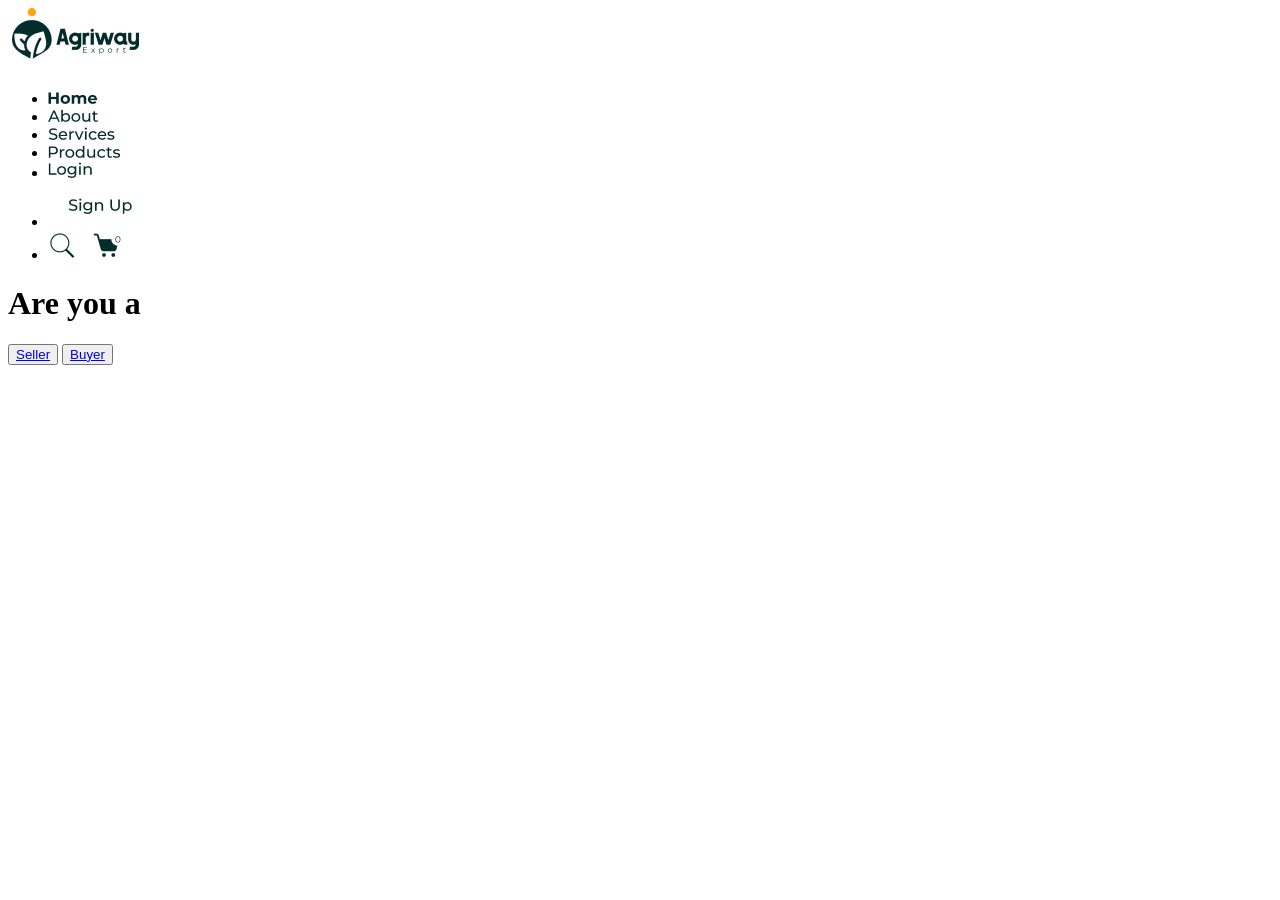
<file: Index.html>
<!DOCTYPE html>  
<html lang="en">  
<head>  
    <meta charset="UTF-8">  
    <meta name="viewport" content="width=device-width, initial-scale=1.0">  
    <link rel="stylesheet" href="index.css">  
    <link rel="stylesheet" href="https://cdnjs.cloudflare.com/ajax/libs/font-awesome/6.0.0-beta3/css/all.min.css"> 
    <title>Agriway Sign In Page</title>  
</head>  
<body>  
    <header>  
        <div class="logo"><img src="Files/Frame 6.png"></div>  
        <nav>  
            <ul>  
                <li><a href="#"><img src="Files/Home.png"> </a></li>  
                <li><a href="#"><img src="Files/About.png"> </a></li>  
                <li><a href="#"><img src="Files/Services.png"> </a></li>  
                <li><a href="#"><img src="Files/Products.png"></a></li>  
                <li><a href="#"><img src="Files/Login.png"></a></li>  
                <li><a href="#"><img src="Files/Frame 8.png"> </a></li>  
                <li><a href="#" class="search-icon"><img src="Files/Frame 11.png"></a></li>  
                
                <!--<li><a href="#" class="cart-icon"><i class="fas fa-shopping-cart"></i></a></li>-->
            </ul>  
        </nav>  
            </ul>  
        </nav>  
    </header>  
    <main>  
        <div class="container">  
            <h1>Are you a</h1>  
            <div class="button-group">  
                <button class="role-button"><a href="/sdetail.html" target="_blank">  Seller </a></button>  
                <button class="role-button"><a href="/sdetail.html" target="_blank">Buyer</a></button>  
            </div>  
        </div>  
    </main>  
</body>  
</html>
</file>
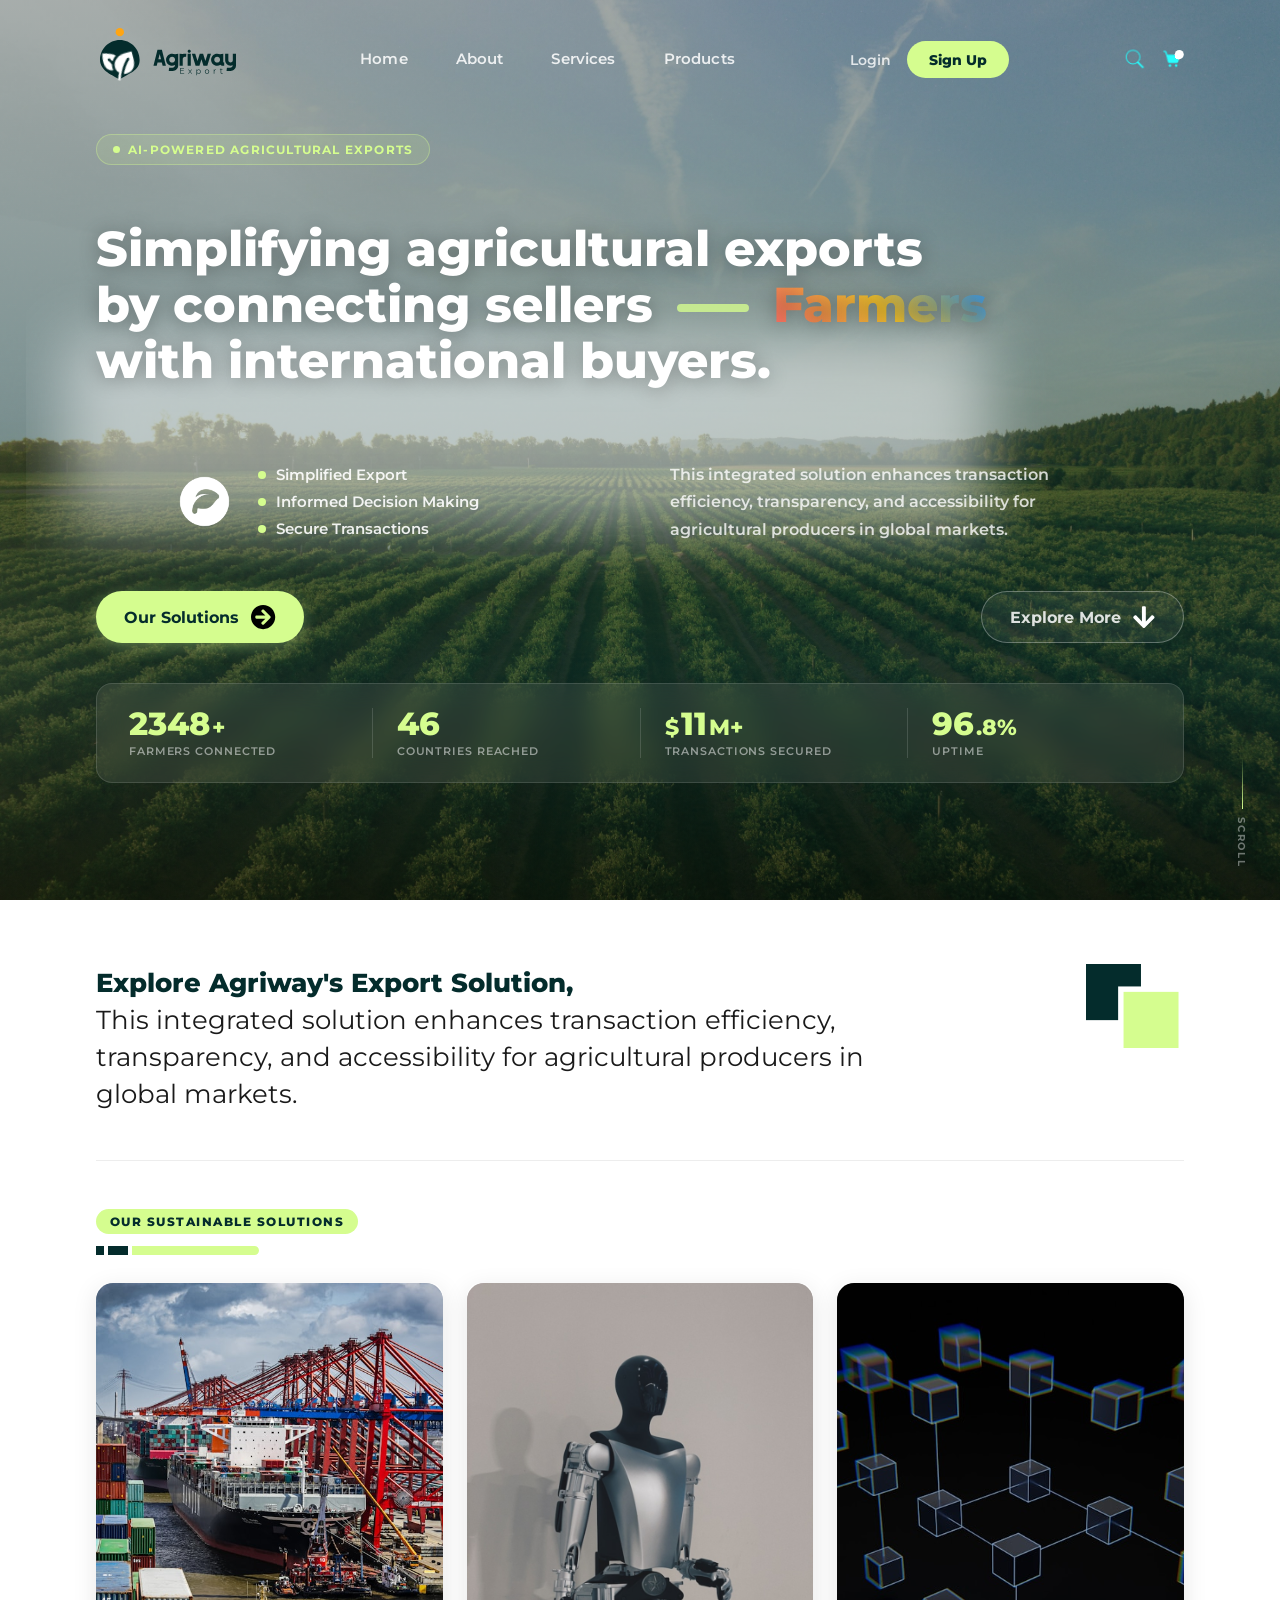
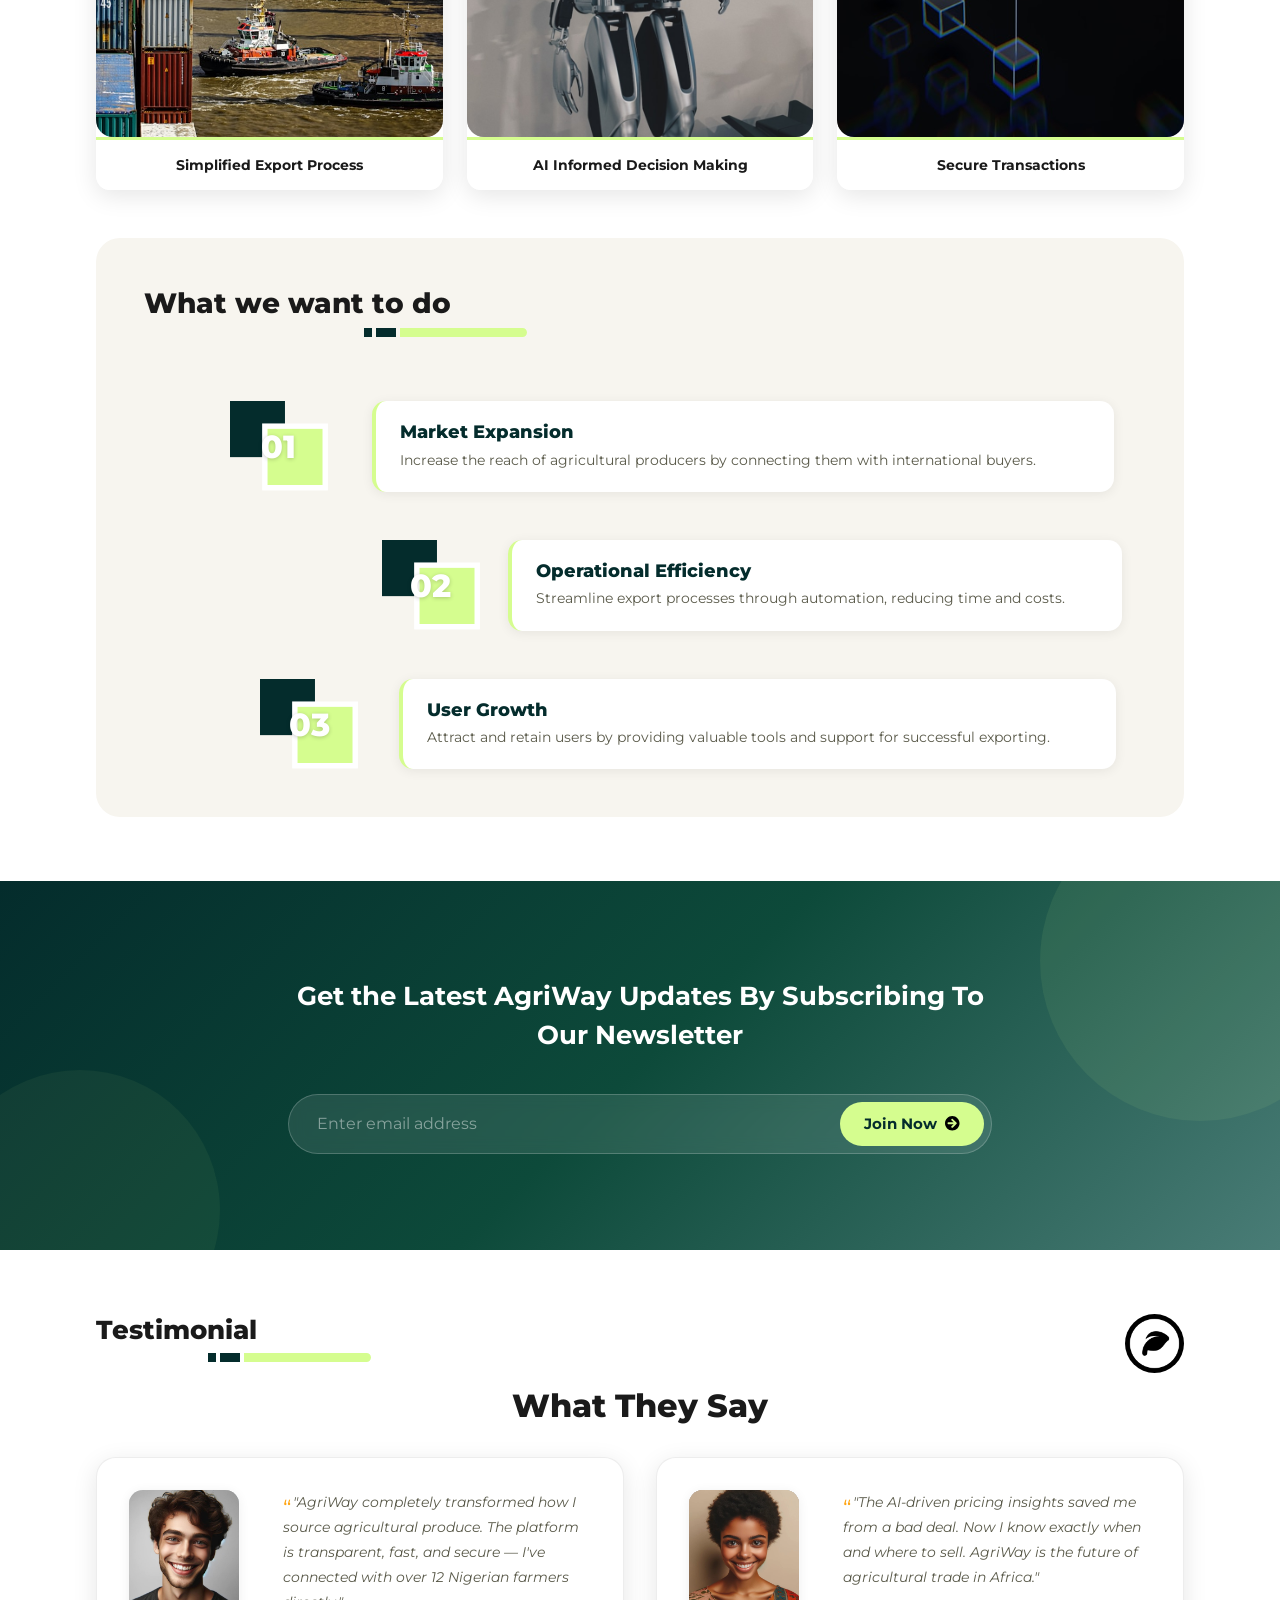
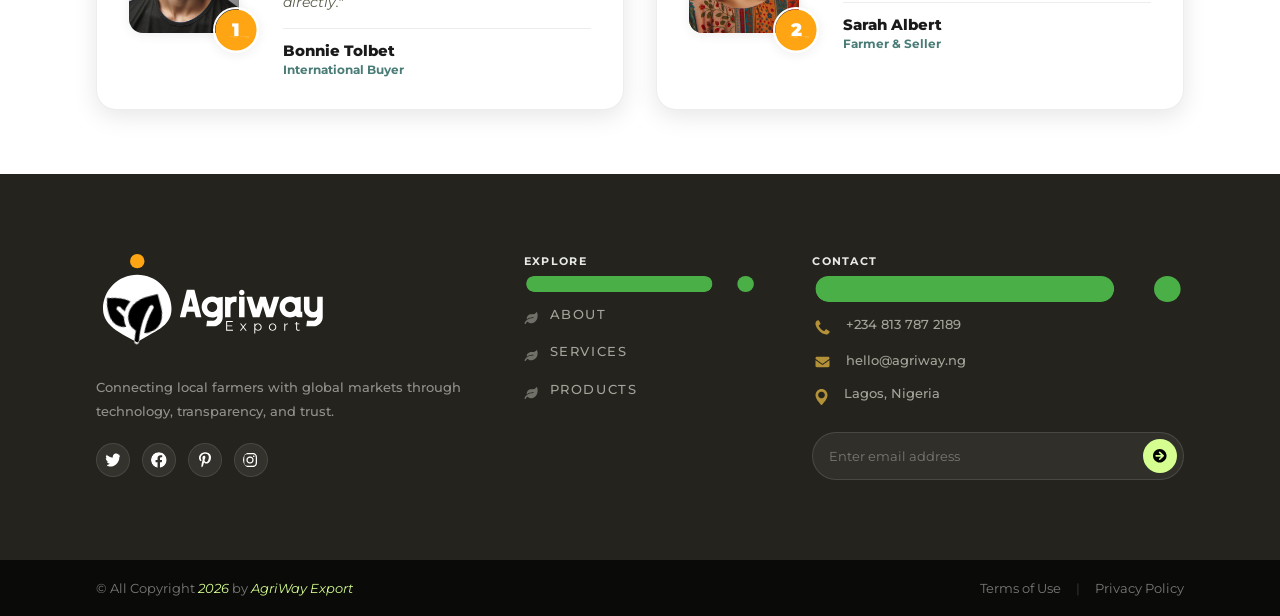
<file: index.html>
<!DOCTYPE html>
<html lang="en">
<head>
    <meta charset="UTF-8">
    <meta name="viewport" content="width=device-width, initial-scale=1.0">
    <meta name="description" content="AgriWay Export — Connecting farmers with international buyers worldwide.">
    <link rel="stylesheet" href="styles.css">
    <link rel="preconnect" href="https://fonts.googleapis.com">
    <link rel="preconnect" href="https://fonts.gstatic.com" crossorigin>
    <link href="https://fonts.googleapis.com/css2?family=Montserrat:ital,wght@0,100..900;1,100..900&display=swap" rel="stylesheet">
    <title>AgriWay Export</title>
</head>
<body>

    <!-- ===== HERO CONTAINER ===== -->
    <div class="headContainer">

        <!-- NAV -->
        <div class="header" id="header">
            <div class="logoArea">
                <div class="logo"><img src="assets/Logo.svg" alt="Agriway-logo"></div>
                <div class="brandName"><img src="assets/brandName.svg" alt="Brand-Name"></div>
            </div>

            <nav id="desktopNav">
                <a href="#">Home</a>
                <a href="#about">About</a>
                <a href="#services">Services</a>
                <a href="#">Products</a>
            </nav>

            <div class="onboardArea">
                <div class="login"><a href="#">Login</a></div>
                <div class="signUp"><a href="#">Sign Up</a></div>
            </div>

            <div class="SearchCartArea">
                <div class="SearchIcon"><img src="assets/Search.svg" alt="Search"></div>
                <div class="cart"><img src="assets/cartWithZero.svg" alt="Cart"></div>
            </div>

            <button class="hamburger" id="hamburger" aria-label="Toggle menu" aria-expanded="false">
                <span></span><span></span><span></span>
            </button>
        </div>

        <!-- Mobile nav drawer -->
        <div class="mobileNav" id="mobileNav" aria-hidden="true">
            <button class="mobileNav-close" onclick="closeMenu()" aria-label="Close menu">&times;</button>
            <a href="#" onclick="closeMenu()">Home</a>
            <a href="#about" onclick="closeMenu()">About</a>
            <a href="#services" onclick="closeMenu()">Services</a>
            <a href="#" onclick="closeMenu()">Products</a>
            <span class="mobileNav-tagline">AgriWay Export &bull; 2024</span>
        </div>

        <!-- HERO BODY -->
        <div class="heroBody">

            <!-- Floating tag -->
            <div class="heroTag">
                <span class="heroTagDot"></span>
                AI-Powered Agricultural Exports
            </div>

            <!-- HERO INTRO — your original h1 preserved exactly -->
            <div class="heroIntro">
                <h1>
                    Simplifying agricultural exports by connecting sellers
                    <span class="dashLine"><hr></span>
                    <span class="design">Farmers</span> with international buyers.
                </h1>
                <img src="assets/RectangleWithLight.svg" alt="RectangleWithLight">
            </div>

            <!-- Sub text + feature pills -->
            <div class="heroSliderWords">
                <div class="leftHero">
                    <div><img src="assets/OrganicFood.svg" alt="Organic Food"></div>
                    <div>
                        <ul>
                            <li>Simplified Export</li>
                            <li>Informed Decision Making</li>
                            <li>Secure Transactions</li>
                        </ul>
                    </div>
                </div>
                <div class="rightHero">
                    <p>This integrated solution enhances transaction efficiency, transparency, and accessibility for agricultural producers in global markets.</p>
                </div>
            </div>

            <!-- CTA buttons -->
            <div class="callToAction">
                <div class="checkSol">
                    <a href="#"><p>Our Solutions</p><img src="assets/arrowRight.svg" alt="arrowRight"></a>
                </div>
                <div class="exploreMore">
                    <a href="#"><p>Explore More</p><img src="assets/arrowDown.svg" alt="arrowDown"></a>
                </div>
            </div>

            <!-- Stats bar -->
            <div class="heroStats">
                <div class="heroStat">
                    <div class="heroStatRow">
                        <span class="heroStatNum" data-target="2400">0</span>
                        <span class="heroStatSuffix">+</span>
                    </div>
                    <span class="heroStatLabel">Farmers Connected</span>
                </div>
                <div class="heroStatDivider"></div>
                <div class="heroStat">
                    <div class="heroStatRow">
                        <span class="heroStatNum" data-target="48">0</span>
                    </div>
                    <span class="heroStatLabel">Countries Reached</span>
                </div>
                <div class="heroStatDivider"></div>
                <div class="heroStat">
                    <div class="heroStatRow">
                        <span class="heroStatPrefix">$</span>
                        <span class="heroStatNum" data-target="12">0</span>
                        <span class="heroStatSuffix">M+</span>
                    </div>
                    <span class="heroStatLabel">Transactions Secured</span>
                </div>
                <div class="heroStatDivider"></div>
                <div class="heroStat">
                    <div class="heroStatRow">
                        <span class="heroStatNum" data-target="99">0</span>
                        <span class="heroStatSuffix">.8%</span>
                    </div>
                    <span class="heroStatLabel">Uptime</span>
                </div>
            </div>

        </div>

        <!-- Scroll indicator -->
        <div class="heroScroll">
            <div class="heroScrollLine"></div>
            <span>Scroll</span>
        </div>

    </div>

    <!-- ===== SECTION TWO — ABOUT ===== -->
    <div class="sectionTwoContent" id="about">
        <p>
            <span>Explore Agriway's Export Solution,</span><br>
            This integrated solution enhances transaction efficiency, transparency, and accessibility for agricultural producers in global markets.
        </p>
        <img src="assets/WedgedSquares.svg" alt="WedgedSquares">
    </div>

    <!-- ===== SECTION THREE — SOLUTIONS ===== -->
    <div class="sectionThreeContent">
        <p>Our Sustainable Solutions</p>
        <img src="assets/Rectangle 6.svg" alt="Rectangle">
        <div class="imageCards">
            <div class="image">
                <img src="assets/Rectangle-3.svg" alt="Simplified Export">
                <p>Simplified Export Process</p>
            </div>
            <div class="image">
                <img src="assets/Rectangle-5.svg" alt="AI Decision Making">
                <p>AI Informed Decision Making</p>
            </div>
            <div class="image">
                <img src="assets/Rectangle 4.svg" alt="Secure Transactions">
                <p>Secure Transactions</p>
            </div>
        </div>
    </div>

    <!-- ===== SECTION FOUR — SERVICES ===== -->
    <div class="sectionFourContent" id="services">
        <div class="sectionFourHeader">
            <p>What we want to do</p>
            <img src="assets/Rectangle 6.svg" alt="Rectangle">
        </div>

        <div class="fancyNumContent1">
            <div class="numIconWrap">
                <img src="assets/WedgedSquares.svg" alt="">
                <p class="num">01</p>
            </div>
            <div class="numContent">
                <h1>Market Expansion</h1>
                <p>Increase the reach of agricultural producers by connecting them with international buyers.</p>
            </div>
        </div>

        <div class="fancyNumContent2">
            <div class="numIconWrap">
                <img src="assets/WedgedSquares.svg" alt="">
                <p class="num">02</p>
            </div>
            <div class="numContent">
                <h1>Operational Efficiency</h1>
                <p>Streamline export processes through automation, reducing time and costs.</p>
            </div>
        </div>

        <div class="fancyNumContent3">
            <div class="numIconWrap">
                <img src="assets/WedgedSquares.svg" alt="">
                <p class="num">03</p>
            </div>
            <div class="numContent">
                <h1>User Growth</h1>
                <p>Attract and retain users by providing valuable tools and support for successful exporting.</p>
            </div>
        </div>
    </div>

    <!-- ===== SECTION FIVE — NEWSLETTER ===== -->
    <div class="sectionFiveContent">
        <h1>Get the Latest AgriWay Updates By Subscribing To Our Newsletter</h1>
        <div class="sub-Mail">
            <input type="email" placeholder="Enter email address">
            <div class="join-btn">
                <a href="#"><p>Join Now</p><img src="assets/arrowRight.svg" alt="arrowRight"></a>
            </div>
        </div>
    </div>

    <!-- ===== SECTION SIX — TESTIMONIALS ===== -->
    <div class="sectionSixContent">
        <div class="sectionSix">
            <div class="sectionSixHeader">
                <h1>Testimonial</h1>
                <img src="assets/Rectangle 6.svg" alt="Rectangle">
            </div>
            <div class="imgContent3">
                <img src="assets/OrganicFood.svg" alt="OrganicFood">
            </div>
        </div>
        <div class="sectionSixSubHead">
            <h1>What They Say</h1>
        </div>
        <div class="imgAvatatCont">

            <!-- Testimonial 1 -->
            <div class="imgContent1">
                <div class="imgCluster">
                    <div class="clusterMain1">
                        <img src="assets/avatar-04.webp.svg" alt="Bonnie Tolbet">
                    </div>
                    <div class="clusterMain2">
                        <img src="assets/span.icon.svg" alt="1">
                        <span class="testi-num">1</span>
                    </div>
                </div>
                <div class="sectionSixTextContent">
                    <p>"AgriWay completely transformed how I source agricultural produce. The platform is transparent, fast, and secure — I've connected with over 12 Nigerian farmers directly."</p>
                    <div class="avatarId">
                        <h2>Bonnie Tolbet</h2>
                        <p>International Buyer</p>
                    </div>
                </div>
            </div>

            <!-- Testimonial 2 -->
            <div class="imgContent2">
                <div class="imgCluster">
                    <div class="clusterMain1">
                        <img src="assets/avatar-05.webp.svg" alt="Sarah Albert">
                    </div>
                    <div class="clusterMain2">
                        <img src="assets/span.icon.svg" alt="2">
                        <span class="testi-num">2</span>
                    </div>
                </div>
                <div class="sectionSixTextContent">
                    <p>"The AI-driven pricing insights saved me from a bad deal. Now I know exactly when and where to sell. AgriWay is the future of agricultural trade in Africa."</p>
                    <div class="avatarId">
                        <h2>Sarah Albert</h2>
                        <p>Farmer & Seller</p>
                    </div>
                </div>
            </div>

        </div>
    </div>

    <!-- ===== SECTION SEVEN — FOOTER ===== -->
    <div class="sectionSevenContent">
        <div class="partOne">
            <img src="assets/Frame-6 transparent.svg" alt="AgriWay">
            <p class="mainContentSectseven">Connecting local farmers with global markets through technology, transparency, and trust.</p>
            <div class="iconsSocial">
                <div class="icon"><img src="assets/Vector (2).svg" alt="Twitter"></div>
                <div class="icon"><img src="assets/Vector (3).svg" alt="Facebook"></div>
                <div class="icon"><img src="assets/Vector (4).svg" alt="Instagram"></div>
                <div class="icon"><img src="assets/Vector-5.svg" alt="LinkedIn"></div>
            </div>
        </div>
        <div class="partTwo">
            <h2>Explore</h2>
            <img src="assets/span.elementor-divider-separator1.svg" alt="separator">
            <div class="fancyList">
                <div class="list"><img src="assets/leaf.svg" alt=""><h2>About</h2></div>
                <div class="list"><img src="assets/leaf.svg" alt=""><h2>Services</h2></div>
                <div class="list"><img src="assets/leaf.svg" alt=""><h2>Products</h2></div>
            </div>
        </div>
        <div class="partThree">
            <h2>Contact</h2>
            <img src="assets/span.elementor-divider-separator1.svg" alt="separator">
            <div class="fancyList">
                <div class="list"><img src="assets/phone-icon.svg" alt=""><h2>+234 813 787 2189</h2></div>
                <div class="list"><img src="assets/messageEnvelope.svg" alt=""><h2>hello@agriway.ng</h2></div>
                <div class="list"><img src="assets/location.svg" alt=""><h2>Lagos, Nigeria</h2></div>
            </div>
            <div class="partThreeMail">
                <input type="email" placeholder="Enter email address">
                <div class="join-btn">
                    <a href="#"><img src="assets/arrowRight.svg" alt="Subscribe"></a>
                </div>
            </div>
        </div>
    </div>

    <!-- Copyright bar -->
    <div class="sectionSevenContentExtra">
        <div class="leftExtra">
            <p>&copy; All Copyright <span id="footerYear"></span> by <span>AgriWay Export</span></p>
        </div>
        <div class="rightExtra">
            <p>Terms of Use <span>|</span> Privacy Policy</p>
        </div>
    </div>

    <!-- Floating back to top button -->
    <button class="backToTop" id="backToTop" aria-label="Back to top">
        <img src="assets/arrowUp.svg" alt="Up">
    </button>

    <script src="scripts.js"></script>
</body>
</html>
</file>
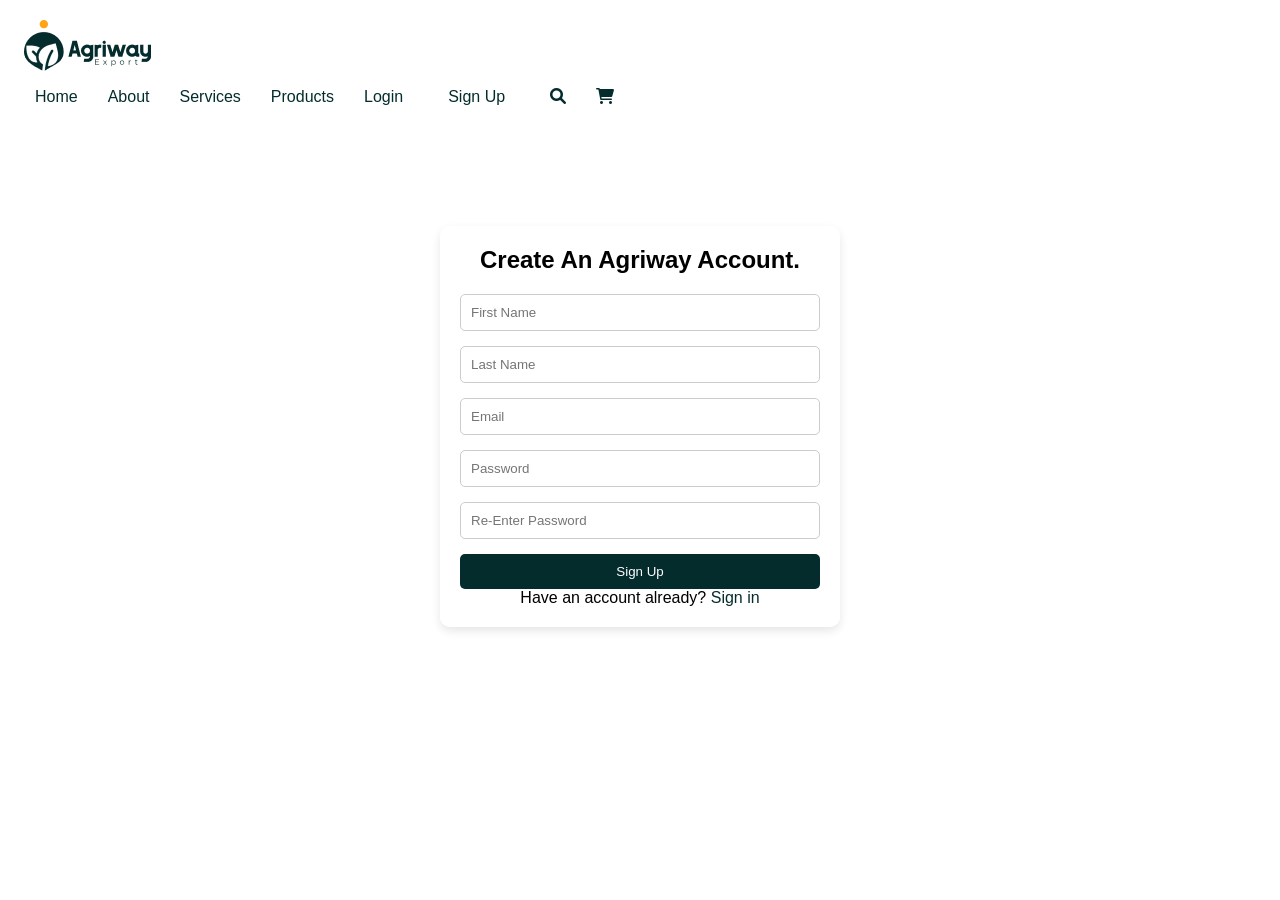
<file: sdetail.html>
<!DOCTYPE html>  
<html lang="en">  
<head>  
    <meta charset="UTF-8">  
    <meta name="viewport" content="width=device-width, initial-scale=1.0">  
    <link rel="stylesheet" href="sdetail.css">  
    <link rel="stylesheet" href="https://cdnjs.cloudflare.com/ajax/libs/font-awesome/6.0.0-beta3/css/all.min.css">
    <link rel="stylesheet" href="https://cdnjs.cloudflare.com/ajax/libs/font-awesome/6.0.0-beta3/css/all.min.css"> 
    <title>Agriway Sign Up Details</title>  
</head>  
<body>  
    <header>  
        <nav>  
            <div class="logo"><img src="Files/Frame 6.png"></img></div>  
            <ul class="nav-links">  
                <li><a href="#">Home</a></li>  
                <li><a href="#">About</a></li>  
                <li><a href="#">Services</a></li>  
                <li><a href="#">Products</a></li>  
                <li><a href="#">Login</a></li>  
                <li><a class="sign-up" href="#">Sign Up</a></li>  
                <li><a href="#" class="search-icon"><i class="fas fa-search"></i></a></li>  
                <li><a href="#" class="cart-icon"><i class="fas fa-shopping-cart"></i></a></li>  
            </ul>  
        </nav>  
    </header>  
    
    <main>  
        <div class="form-container">  
            <h2>Create An Agriway Account.</h2>  
            <form>  
                <input type="text" placeholder= "First Name" required>  
                <input type="text" placeholder="Last Name" required> 
                <input type="email" placeholder="Email" required>   
                <input type="password" placeholder="Password" required>  
                <input type="password" placeholder="Re-Enter Password" required>  
                <button type="submit">Sign Up</button>  
            </form>  
            <p>Have an account already? <a href="#">Sign in</a></p>  
        </div>  
    </main>  
</body>  
</html>
</file>
<file: index.css>

</file>
<file: styles.css>
/* ============================================================
   AGRIWAY EXPORT — Complete Redesign
   ============================================================ */

@font-face {
    font-family: 'mogula Regular';
    font-style: normal;
    font-weight: normal;
    src: local('mogula Regular'), url('assets/font/mogula.otf') format('opentype');
}

:root {
    --lime:       #D5FD8F;
    --lime-dark:  #b8e065;
    --green-deep: #042C2C;
    --green-mid:  #0d4a3a;
    --green-soft: #497C76;
    --dark:       #24231D;
    --dark-2:     #1F1E17;
    --orange:     #FFA513;
    --text:       #1a1a1a;
    --muted:      #5a5a4a;
    --white:      #ffffff;
    --off-white:  #f7f5ef;
    --border:     rgba(0,0,0,0.07);
    --shadow-sm:  0 2px 12px rgba(0,0,0,0.07);
    --shadow:     0 6px 24px rgba(0,0,0,0.1);
    --shadow-lg:  0 16px 48px rgba(0,0,0,0.14);
    --radius:     14px;
    --ease:       all 0.3s cubic-bezier(0.4, 0, 0.2, 1);
}

*, *::before, *::after {
    padding: 0; margin: 0;
    box-sizing: border-box;
    font-family: "Montserrat", sans-serif;
}

html { scroll-behavior: smooth; }
img { display: block; max-width: 100%; }
a { text-decoration: none; }

/* ============================================================
   HERO CONTAINER
   Full-bleed, deep overlay so text pops on all screens
   ============================================================ */
.headContainer {
    position: relative;
    width: 100%;
    min-height: 100vh;
    font-weight: 600;
    display: flex;
    flex-direction: column;
    /* Base photo */
    background: url("assets/bg.jpeg") no-repeat center center / cover;
    overflow: hidden;
}

/* Balanced overlay — dark enough for legibility, light enough for the photo */
.headContainer::before {
    content: '';
    position: absolute;
    inset: 0;
    background:
        linear-gradient(
            to bottom,
            rgba(2,20,15,0.35)  0%,
            rgba(4,44,44,0.50) 40%,
            rgba(4,44,44,0.65) 75%,
            rgba(2,18,12,0.75) 100%
        );
    z-index: 0;
}

/* Subtle grain texture for depth */
.headContainer::after {
    content: '';
    position: absolute;
    inset: 0;
    background-image: url("data:image/svg+xml,%3Csvg viewBox='0 0 256 256' xmlns='http://www.w3.org/2000/svg'%3E%3Cfilter id='noise'%3E%3CfeTurbulence type='fractalNoise' baseFrequency='0.9' numOctaves='4' stitchTiles='stitch'/%3E%3C/filter%3E%3Crect width='100%25' height='100%25' filter='url(%23noise)' opacity='0.04'/%3E%3C/svg%3E");
    opacity: 0.35;
    pointer-events: none;
    z-index: 0;
}

/* All children sit above overlays */
.headContainer > * { position: relative; z-index: 1; }

/* ============================================================
   HEADER — white text on dark overlay
   ============================================================ */
.header {
    display: flex;
    align-items: center;
    justify-content: space-between;
    padding: 1.75rem 6rem;
    position: relative;
    z-index: 200;
}

.logoArea { display: flex; align-items: center; gap: 0.5rem; }

/* Desktop nav — white links on dark hero */
#desktopNav { display: flex; gap: 3rem; }

#desktopNav a {
    color: rgba(255,255,255,0.85);
    font-weight: 600;
    font-size: 0.92rem;
    letter-spacing: 0.01em;
    position: relative;
    transition: color 0.25s;
}

#desktopNav a::after {
    content: '';
    position: absolute;
    bottom: -5px; left: 0;
    width: 0; height: 2px;
    background: var(--lime);
    border-radius: 2px;
    transition: width 0.3s ease;
}

#desktopNav a:hover { color: var(--white); }
#desktopNav a:hover::after { width: 100%; }

.onboardArea { display: flex; align-items: center; gap: 1rem; }

.onboardArea .login a {
    color: rgba(255,255,255,0.8);
    font-weight: 600;
    font-size: 0.9rem;
    transition: color 0.2s;
}

.onboardArea .login a:hover { color: var(--white); }

.onboardArea .signUp {
    background: var(--lime);
    border-radius: 50px;
    padding: 9px 22px;
    transition: var(--ease);
}

.onboardArea .signUp a {
    color: var(--green-deep);
    font-weight: 800;
    font-size: 0.9rem;
}

.onboardArea .signUp:hover {
    background: var(--lime-dark);
    transform: translateY(-2px);
    box-shadow: 0 6px 20px rgba(213,253,143,0.3);
}

.SearchCartArea { display: flex; align-items: center; gap: 1rem; }
.SearchCartArea img { width: 22px; cursor: pointer; transition: transform 0.2s; filter: brightness(10); }
.SearchCartArea img:hover { transform: scale(1.12); }

/* Hamburger — hidden on desktop */
.hamburger {
    display: none;
    flex-direction: column;
    gap: 5px;
    background: none;
    border: none;
    cursor: pointer;
    padding: 4px;
    z-index: 300;
    flex-shrink: 0;
}

.hamburger span {
    display: block;
    width: 26px; height: 2.5px;
    background: var(--white);
    border-radius: 3px;
    transition: var(--ease);
}

.hamburger.open span:nth-child(1) { transform: translateY(7.5px) rotate(45deg); }
.hamburger.open span:nth-child(2) { opacity: 0; }
.hamburger.open span:nth-child(3) { transform: translateY(-7.5px) rotate(-45deg); }

/* Mobile nav drawer */
.mobileNav {
    display: none;
    position: fixed;
    inset: 0;
    background: var(--green-deep);
    flex-direction: column;
    align-items: center;
    justify-content: center;
    gap: 2.25rem;
    z-index: 250;
    /* Slide in from top */
    transform: translateY(-100%);
    transition: transform 0.38s cubic-bezier(0.4, 0, 0.2, 1),
                opacity 0.38s ease;
    opacity: 0;
}

.mobileNav.open {
    display: flex;
    transform: translateY(0);
    opacity: 1;
}

/* Close button inside mobile nav */
.mobileNav-close {
    position: absolute;
    top: 1.5rem;
    right: 1.5rem;
    background: rgba(255,255,255,0.1);
    border: 1px solid rgba(255,255,255,0.15);
    border-radius: 50%;
    width: 44px; height: 44px;
    display: flex;
    align-items: center;
    justify-content: center;
    cursor: pointer;
    color: var(--white);
    font-size: 1.4rem;
    line-height: 1;
    transition: var(--ease);
    font-family: inherit;
}

.mobileNav-close:hover {
    background: rgba(255,255,255,0.18);
    transform: rotate(90deg);
}

.mobileNav a {
    font-size: 1.55rem;
    font-weight: 800;
    color: var(--white);
    letter-spacing: 0.03em;
    position: relative;
    transition: color 0.2s;
}

.mobileNav a::after {
    content: '';
    position: absolute;
    bottom: -5px; left: 50%;
    transform: translateX(-50%);
    width: 0; height: 3px;
    background: var(--lime);
    border-radius: 2px;
    transition: width 0.3s ease;
}

.mobileNav a:hover { color: var(--lime); }
.mobileNav a:hover::after { width: 100%; }

/* Small lime accent below nav links */
.mobileNav-tagline {
    margin-top: 1rem;
    font-size: 0.75rem;
    font-weight: 600;
    color: rgba(255,255,255,0.3);
    letter-spacing: 0.12em;
    text-transform: uppercase;
}

/* ============================================================
   HERO BODY WRAPPER
   ============================================================ */
.heroBody {
    position: relative;
    z-index: 1;
    display: flex;
    flex-direction: column;
    padding-top: 1rem;
}

/* Floating tag */
.heroTag {
    display: inline-flex;
    align-items: center;
    gap: 8px;
    background: rgba(213,253,143,0.12);
    border: 1px solid rgba(213,253,143,0.35);
    color: var(--lime);
    font-size: 0.75rem;
    font-weight: 700;
    letter-spacing: 0.1em;
    text-transform: uppercase;
    padding: 7px 16px;
    border-radius: 50px;
    margin: 0 0 0 6rem;
    width: fit-content;
    animation: fadeSlideDown 0.6s ease both;
}

.heroTagDot {
    width: 7px; height: 7px;
    border-radius: 50%;
    background: var(--lime);
    animation: pulseDot 2s ease-in-out infinite;
}

@keyframes pulseDot {
    0%,100% { opacity:1; transform:scale(1); }
    50%      { opacity:0.4; transform:scale(0.75); }
}

@keyframes fadeSlideDown {
    from { opacity:0; transform:translateY(-12px); }
    to   { opacity:1; transform:translateY(0); }
}

/* ============================================================
   HERO INTRO — your original h1 preserved
   ============================================================ */
.heroIntro {
    position: relative;
    width: 100%;
    display: flex;
    justify-content: left;
    align-items: center;
    animation: fadeSlideUp 0.7s 0.15s ease both;
}

.heroIntro img {
    width: 80%; height: auto;
    position: absolute;
    top: 40%; left: 2%;
    z-index: 1;
    opacity: 0.5;
}

.heroIntro h1 {
    position: relative; z-index: 2;
    color: var(--white);
    padding: 3.5rem 8rem 3rem 6rem;
    width: 88%;
    font-size: clamp(2rem, 3.8vw, 4rem);
    line-height: 1.15;
    font-weight: 800;
    text-shadow: 0 2px 20px rgba(0,0,0,0.3);
}

.dashLine hr {
    display: inline-flex;
    border: 4px solid var(--lime);
    width: 8%;
    margin: 0.625rem;
    border-radius: 4px;
    opacity: 0.8;
}

/* Your original Farmers gradient — untouched */
.design {
    background: linear-gradient(45deg, #ff6b6b, #f4c430, #1e90ff);
    background-clip: text;
    -webkit-background-clip: text;
    -webkit-text-fill-color: transparent;
}

/* ============================================================
   HERO LOWER + CTA
   ============================================================ */
.heroSliderWords {
    display: flex;
    justify-content: space-around;
    align-items: center;
    padding: 1.5rem 6rem;
    color: rgba(255,255,255,0.9);
    width: 100%;
    gap: 2rem;
    animation: fadeSlideUp 0.7s 0.25s ease both;
}

.leftHero { display: flex; align-items: center; gap: 1.5rem; }

.leftHero ul { display: flex; flex-direction: column; gap: 0.5rem; }
.leftHero ul li {
    list-style: none;
    font-size: 0.95rem;
    font-weight: 600;
    display: flex;
    align-items: center;
    gap: 0.6rem;
}

.leftHero ul li::before {
    content: '';
    width: 8px; height: 8px;
    border-radius: 50%;
    background: var(--lime);
    flex-shrink: 0;
}

.rightHero { width: 40%; font-size: 0.98rem; line-height: 1.75; opacity: 0.88; }

.callToAction {
    display: flex;
    justify-content: space-between;
    align-items: center;
    padding: 1.5rem 6rem 2.5rem;
    width: 100%;
    animation: fadeSlideUp 0.7s 0.35s ease both;
}

.checkSol a, .exploreMore a {
    display: flex;
    align-items: center;
    gap: 0.75rem;
    font-size: 1rem;
    font-weight: 700;
    transition: var(--ease);
}

.checkSol a {
    background: var(--lime);
    padding: 0.85rem 1.75rem;
    border-radius: 50px;
    color: var(--green-deep);
    box-shadow: 0 4px 16px rgba(213,253,143,0.35);
}

.checkSol a:hover {
    background: var(--lime-dark);
    transform: translateY(-2px);
    box-shadow: 0 8px 24px rgba(213,253,143,0.5);
}

.exploreMore a {
    color: rgba(255,255,255,0.85);
    border: 1.5px solid rgba(255,255,255,0.3);
    padding: 0.85rem 1.75rem;
    border-radius: 50px;
    backdrop-filter: blur(6px);
    -webkit-backdrop-filter: blur(6px);
    background: rgba(255,255,255,0.06);
}

.exploreMore a:hover {
    color: var(--lime);
    border-color: var(--lime);
    background: rgba(213,253,143,0.1);
    transform: translateY(-2px);
    box-shadow: 0 6px 20px rgba(213,253,143,0.15);
}

/* ============================================================
   HERO STATS BAR
   ============================================================ */
.heroStats {
    display: flex;
    align-items: stretch;
    gap: 0;
    /* Match the same horizontal margin as the rest of the page */
    margin: 0 6rem 3rem;
    background: rgba(255,255,255,0.08);
    backdrop-filter: blur(14px);
    -webkit-backdrop-filter: blur(14px);
    border: 1px solid rgba(255,255,255,0.12);
    border-radius: 16px;
    padding: 1.5rem 2rem;
    animation: fadeSlideUp 0.7s 0.45s ease both;
}

.heroStat {
    flex: 1;
    display: flex;
    flex-direction: column;
    gap: 4px;
    padding: 0 1.5rem;
}

.heroStat:first-child { padding-left: 0; }
.heroStat:last-child  { padding-right: 0; }

/* Number row — num, prefix and suffix sit inline */
.heroStatRow {
    display: flex;
    align-items: baseline;
    gap: 2px;
}

.heroStatNum {
    font-size: 2rem;
    font-weight: 800;
    color: var(--lime);
    line-height: 1;
}

.heroStatPrefix,
.heroStatSuffix {
    font-size: 1.4rem;
    font-weight: 800;
    color: var(--lime);
    line-height: 1;
}

.heroStatLabel {
    font-size: 0.7rem;
    font-weight: 600;
    color: rgba(255,255,255,0.5);
    text-transform: uppercase;
    letter-spacing: 0.08em;
}

.heroStatDivider {
    width: 1px;
    background: rgba(255,255,255,0.14);
    flex-shrink: 0;
    align-self: stretch;
}

/* ============================================================
   SCROLL INDICATOR
   ============================================================ */
.heroScroll {
    position: absolute;
    bottom: 2rem;
    right: 2rem;
    display: flex;
    flex-direction: column;
    align-items: center;
    gap: 8px;
    z-index: 2;
    animation: fadeSlideUp 0.7s 0.55s ease both;
}

.heroScrollLine {
    width: 1px;
    height: 52px;
    background: linear-gradient(to bottom, transparent, var(--lime));
    animation: scrollPulse 1.6s ease-in-out infinite;
}

@keyframes scrollPulse {
    0%   { transform: scaleY(0); transform-origin: top; opacity: 0; }
    50%  { transform: scaleY(1); transform-origin: top; opacity: 1; }
    51%  { transform-origin: bottom; }
    100% { transform: scaleY(0); transform-origin: bottom; opacity: 0; }
}

.heroScroll span {
    font-size: 0.62rem;
    font-weight: 700;
    letter-spacing: 0.18em;
    text-transform: uppercase;
    color: rgba(255,255,255,0.4);
    writing-mode: vertical-rl;
}

@keyframes fadeSlideUp {
    from { opacity:0; transform:translateY(20px); }
    to   { opacity:1; transform:translateY(0); }
}

/* ============================================================
   SECTION TWO — ABOUT
   ============================================================ */
.sectionTwoContent {
    margin-inline: 6rem;
    margin-bottom: 1rem;
    padding-top: 4rem;
    display: flex;
    justify-content: space-between;
    align-items: flex-start;
    gap: 2rem;
    border-bottom: 1px solid var(--border);
    padding-bottom: 3rem;
}

.sectionTwoContent span { font-weight: 800; color: var(--green-deep); }

.sectionTwoContent p {
    width: 75%;
    font-size: clamp(1.25rem, 2vw, 2.1rem);
    line-height: 1.45;
    color: var(--text);
}

/* ============================================================
   SECTION THREE — SOLUTIONS
   ============================================================ */
.sectionThreeContent {
    display: flex;
    flex-direction: column;
    margin-inline: 6rem;
    margin-block: 3rem;
    align-items: flex-start;
}

.sectionThreeContent > p {
    font-size: 0.78rem;
    font-weight: 800;
    text-transform: uppercase;
    letter-spacing: 0.12em;
    color: var(--green-deep);
    background: var(--lime);
    padding: 5px 14px;
    border-radius: 50px;
    margin-bottom: 0.75rem;
}

.sectionThreeContent > img { margin-bottom: 0.25rem; }

.sectionThreeContent .imageCards {
    display: flex;
    padding-top: 1.5rem;
    gap: 1.5rem;
    width: 100%;
}

.sectionThreeContent .imageCards .image {
    flex: 1;
    display: flex;
    flex-direction: column;
    border-radius: var(--radius);
    overflow: hidden;
    box-shadow: var(--shadow);
    transition: transform 0.35s ease, box-shadow 0.35s ease;
    background: var(--white);
}

.sectionThreeContent .imageCards .image:hover {
    transform: translateY(-8px);
    box-shadow: var(--shadow-lg);
}

.sectionThreeContent .imageCards img { width: 100%; }

.sectionThreeContent .imageCards .image p {
    text-align: center;
    font-weight: 700;
    padding: 1rem 1.25rem;
    background: var(--white);
    font-size: 0.88rem;
    color: var(--text);
    border-top: 3px solid var(--lime);
}

/* ============================================================
   SECTION FOUR — SERVICES
   ============================================================ */
.sectionFourContent {
    display: flex;
    flex-direction: column;
    margin-inline: 6rem;
    margin-block: 3rem;
    padding: 3rem;
    background: var(--off-white);
    border-radius: 24px;
}

.sectionFourHeader { display: grid; align-items: center; padding-bottom: 2rem; }

.sectionFourHeader p {
    font-size: clamp(1.4rem, 2.2vw, 2.25rem);
    font-weight: 800;
    color: var(--text);
    padding-bottom: 0.5rem;
}

.sectionFourHeader img { padding-left: 13.75rem; }

.fancyNumContent1,
.fancyNumContent2,
.fancyNumContent3 {
    display: flex;
    align-items: flex-start;
    justify-content: space-around;
}

.fancyNumContent1 { padding: 2rem 0 0 4rem; }
.fancyNumContent2 { padding: 3rem 0 0 14rem; }
.fancyNumContent3 { padding: 3rem 0 0 6rem; }

.numIconWrap {
    position: relative;
    flex-shrink: 0;
    /* Contains the SVG + number stacked together */
    display: flex;
    flex-direction: column;
    align-items: center;
    width: 98px;
}

/* WedgedSquares SVG sits at the top */
.numIconWrap img {
    position: relative;
    z-index: 1;
    width: 98px;
}

/* Number overlaps the SVG, centred on it — NOT on the card */
.num {
    font-weight: 800;
    font-size: 2rem;
    position: absolute;
    /* Centre over the SVG */
    top: 50%;
    left: 50%;
    transform: translate(-50%, -50%);
    color: var(--white);
    z-index: 2;
    text-shadow: 0 1px 4px rgba(0,0,0,0.2);
    pointer-events: none;
}

.fancyNumContent1 .numContent,
.fancyNumContent3 .numContent { margin-left: 0; }

.numContent {
    width: 80%;
    background: var(--white);
    padding: 1.25rem 1.5rem;
    border-radius: var(--radius);
    border-left: 4px solid var(--lime);
    box-shadow: var(--shadow-sm);
    transition: var(--ease);
}

.numContent:hover {
    background: var(--off-white);
    box-shadow: var(--shadow);
    transform: translateX(4px);
}

.numContent h1 { font-size: 1.1rem; font-weight: 800; color: var(--green-deep); margin-bottom: 0.4rem; }
.numContent p { font-size: 0.88rem; color: var(--muted); line-height: 1.65; }

/* ============================================================
   SECTION FIVE — NEWSLETTER
   ============================================================ */
.sectionFiveContent {
    display: flex;
    flex-direction: column;
    align-items: center;
    justify-content: center;
    color: #fff;
    background: linear-gradient(135deg, var(--green-deep) 0%, #0d4a3a 50%, #497C76 100%);
    padding-block: 6rem;
    margin-top: 4rem;
    position: relative;
    overflow: hidden;
}

.sectionFiveContent::before {
    content: '';
    position: absolute;
    top: -80px; right: -80px;
    width: 320px; height: 320px;
    border-radius: 50%;
    background: rgba(213,253,143,0.07);
    pointer-events: none;
}

.sectionFiveContent::after {
    content: '';
    position: absolute;
    bottom: -100px; left: -60px;
    width: 280px; height: 280px;
    border-radius: 50%;
    background: rgba(213,253,143,0.05);
    pointer-events: none;
}

.sectionFiveContent h1 {
    text-align: center;
    width: 55%;
    padding-bottom: 2.5rem;
    font-size: clamp(1.1rem, 2vw, 1.75rem);
    line-height: 1.5;
    font-weight: 700;
    position: relative; z-index: 1;
}

.sub-Mail {
    display: flex;
    align-items: center;
    background: rgba(255,255,255,0.1);
    border: 1.5px solid rgba(255,255,255,0.2);
    border-radius: 50px;
    padding: 7px 7px 7px 1.75rem;
    width: min(44rem, 88%);
    position: relative;
    z-index: 1;
    backdrop-filter: blur(8px);
    transition: border-color 0.25s;
}

.sub-Mail:focus-within {
    border-color: rgba(213,253,143,0.6);
    background: rgba(255,255,255,0.13);
}

.sub-Mail input {
    flex: 1;
    background: transparent;
    border: none;
    outline: none;
    font-size: 1rem;
    color: #fff;
    font-family: inherit;
    min-width: 0;
    padding: 0.5rem 0;
}

.sub-Mail input::placeholder { color: rgba(255,255,255,0.45); }

.sub-Mail .join-btn {
    display: flex;
    background: var(--lime);
    border-radius: 50px;
    padding: 0.8rem 1.5rem;
    color: var(--green-deep);
    font-weight: 700;
    gap: 0.5rem;
    align-items: center;
    justify-content: center;
    transition: var(--ease);
    flex-shrink: 0;
    white-space: nowrap;
}

.sub-Mail .join-btn:hover {
    background: var(--lime-dark);
    box-shadow: 0 4px 16px rgba(213,253,143,0.4);
}

.sub-Mail .join-btn a {
    display: inline-flex;
    gap: 0.5rem;
    align-items: center;
    font-size: 0.92rem;
    color: var(--green-deep);
    font-weight: 700;
}

.sub-Mail .join-btn img { width: 15px; filter: brightness(0); }

/* ============================================================
   SECTION SIX — TESTIMONIALS
   ============================================================ */
.sectionSixContent {
    display: flex;
    flex-direction: column;
    margin: 4rem 6rem 0 6rem;
}

.sectionSix {
    display: flex;
    align-items: flex-start;
    justify-content: space-between;
}

.sectionSixHeader h1 { font-size: clamp(1.3rem, 2vw, 1.8rem); font-weight: 800; color: var(--text); }
.sectionSixHeader img { padding: 0.5rem 0 1rem 7rem; }

.sectionSixSubHead { text-align: center; padding: 0.5rem 0 2rem; }
.sectionSixSubHead h1 { font-size: clamp(1.6rem, 2.5vw, 2.5rem); font-weight: 800; color: var(--text); }

.imgAvatatCont { display: flex; gap: 2rem; }

.imgContent1, .imgContent2 {
    display: flex;
    align-items: flex-start;
    gap: 1.5rem;
    flex: 1;
    background: var(--white);
    border-radius: 20px;
    padding: 2rem;
    box-shadow: var(--shadow);
    border: 1px solid var(--border);
    transition: var(--ease);
    position: relative;
}

.imgContent1:hover, .imgContent2:hover {
    transform: translateY(-5px);
    box-shadow: var(--shadow-lg);
    border-color: var(--lime);
}

/* Avatar cluster — orange numbered badge overlapping */
.imgCluster {
    position: relative;
    flex-shrink: 0;
    padding-bottom: 20px;
    padding-right: 20px;
}

.clusterMain1 img {
    border-radius: var(--radius);
    box-shadow: var(--shadow-sm);
    width: 110px;
}

.clusterMain2 {
    position: absolute;
    bottom: 0;
    right: 0;
    display: flex;
    align-items: center;
    justify-content: center;
}

.clusterMain2 img {
    width: 46px;
    height: 46px;
    border-radius: 50%;
    border: 2.5px solid var(--white);
    box-shadow: var(--shadow-sm);
}

/* Number on top of orange badge */
.testi-num {
    position: absolute;
    font-size: 1.1rem;
    font-weight: 900;
    color: var(--white);
    line-height: 1;
    pointer-events: none;
    top: 50%; left: 50%;
    transform: translate(-50%, -50%);
}

.sectionSixTextContent {
    flex: 1;
    display: flex;
    flex-direction: column;
    gap: 0.75rem;
}

.sectionSixTextContent > p {
    font-size: 0.9rem;
    color: var(--muted);
    line-height: 1.75;
    font-style: italic;
}

.sectionSixTextContent > p::before { content: '\201C'; font-size: 1.4rem; color: var(--orange); font-style: normal; line-height: 0; vertical-align: -0.4em; margin-right: 2px; }

.avatarId { margin-top: auto; padding-top: 0.75rem; border-top: 1px solid var(--border); }
.avatarId h2 { font-size: 0.95rem; font-weight: 800; color: var(--text); }
.avatarId p { font-size: 0.78rem; color: var(--green-soft); font-weight: 700; margin-top: 2px; }

.imgContent3 img { border-radius: 100%; background-color: #000; }

/* ============================================================
   SECTION SEVEN — FOOTER
   Uses grid so columns have predictable widths
   ============================================================ */
.sectionSevenContent {
    background: var(--dark);
    display: grid;
    grid-template-columns: 1.6fr 1fr 1.6fr;
    align-items: flex-start;
    margin-top: 4rem;
    padding: 5rem 6rem;
    width: 100%;
    color: #A5A49A;
    font-size: 14px;
    gap: 3.5rem;
}

.partOne { display: flex; flex-direction: column; gap: 1rem; }
.partOne > img { width: 65%; }

.partOne p {
    line-height: 1.8;
    font-size: 13px;
    font-weight: 500;
    color: rgba(255,255,255,0.5);
    max-width: 100%;
}

.iconsSocial { display: flex; align-items: center; gap: 0.75rem; margin-top: 0.25rem; }

.partOne .iconsSocial .icon img {
    width: 34px; height: 34px;
    background: rgba(255,255,255,0.07);
    padding: 0.5rem;
    border-radius: 50%;
    transition: var(--ease);
    cursor: pointer;
    border: 1px solid rgba(255,255,255,0.1);
}

.partOne .iconsSocial .icon img:hover {
    background: var(--green-mid);
    border-color: var(--green-mid);
    transform: translateY(-3px);
}

.partTwo, .partThree { display: flex; flex-direction: column; }

.partTwo h2, .partThree > h2 {
    font-size: 11px;
    font-weight: 700;
    color: rgba(255,255,255,0.9);
    padding-bottom: 0.5rem;
    letter-spacing: 0.12em;
    text-transform: uppercase;
}

.fancyList { display: flex; flex-direction: column; }

.partTwo .list {
    display: flex;
    align-items: center;
    gap: 0.75rem;
    padding-top: 0.85rem;
    cursor: pointer;
    transition: var(--ease);
}

.partTwo .list h2 { font-size: 13px; font-weight: 500; color: #A5A49A; transition: color 0.2s; }
.partTwo .list:hover h2 { color: var(--lime); }
.partTwo .list img { width: 14px; opacity: 0.6; flex-shrink: 0; }

.partThree .list {
    display: flex;
    align-items: flex-start;
    gap: 0.75rem;
    padding-top: 0.85rem;
}

.partThree .list h2 { font-size: 13px; font-weight: 500; color: #A5A49A; }
.partThree .list img { padding: 0.2rem; margin-top: 1px; flex-shrink: 0; opacity: 0.7; }

/* Email form — now has a full column width to breathe */
.partThreeMail {
    display: flex;
    align-items: center;
    margin-top: 1.5rem;
    background: rgba(255,255,255,0.06);
    border: 1px solid rgba(255,255,255,0.12);
    border-radius: 50px;
    padding: 6px 6px 6px 1rem;
    width: 100%;
    box-sizing: border-box;
    transition: border-color 0.25s, background 0.25s;
}

.partThreeMail:focus-within {
    border-color: rgba(213,253,143,0.55);
    background: rgba(255,255,255,0.09);
}

.partThreeMail input {
    background: transparent;
    border: none;
    outline: none;
    color: #fff;
    font-size: 0.82rem;
    font-family: inherit;
    flex: 1;
    min-width: 0;
    padding: 0.5rem 0.5rem 0.5rem 0;
}

.partThreeMail input::placeholder { color: rgba(255,255,255,0.35); }

.partThreeMail .join-btn {
    display: flex;
    background: var(--lime);
    border-radius: 50%;
    width: 34px;
    height: 34px;
    align-items: center;
    justify-content: center;
    flex-shrink: 0;
    transition: var(--ease);
}

.partThreeMail .join-btn:hover {
    background: var(--lime-dark);
    transform: scale(1.1);
    box-shadow: 0 4px 12px rgba(213,253,143,0.3);
}

.partThreeMail .join-btn a { display: flex; align-items: center; justify-content: center; }
.partThreeMail .join-btn img { width: 14px; filter: brightness(0); }

/* ============================================================
   COPYRIGHT BAR
   ============================================================ */
.sectionSevenContentExtra {
    display: flex;
    align-items: center;
    justify-content: space-between;
    background: #0a0a08;
    padding: 1.25rem 6rem;
    color: rgba(255,255,255,0.45);
    font-size: 0.82rem;
    flex-wrap: wrap;
    gap: 0.5rem;
}

.sectionSevenContentExtra .rightExtra span { padding-inline: 0.75rem; color: rgba(255,255,255,0.2); }
.sectionSevenContentExtra .leftExtra span { color: var(--lime); font-style: italic; }

.sectionSevenContentExtra a { color: rgba(255,255,255,0.45); transition: color 0.2s; }
.sectionSevenContentExtra a:hover { color: var(--lime); }

/* ============================================================
   FLOATING BACK TO TOP BUTTON
   ============================================================ */
.backToTop {
    position: fixed;
    bottom: 2rem;
    right: 2rem;
    z-index: 999;
    width: 52px;
    height: 52px;
    border-radius: 50%;
    background: rgba(213,253,143,0.25);
    border: 1.5px solid rgba(213,253,143,0.4);
    cursor: pointer;
    display: flex;
    align-items: center;
    justify-content: center;
    backdrop-filter: blur(6px);
    -webkit-backdrop-filter: blur(6px);
    box-shadow: 0 4px 16px rgba(4,44,44,0.12);
    transition: var(--ease);
    /* Hidden at top — JS adds .visible on scroll */
    opacity: 0;
    visibility: hidden;
    transform: translateY(12px);
}

.backToTop.visible {
    opacity: 1;
    visibility: visible;
    transform: translateY(0);
}

.backToTop:hover {
    background: var(--lime);
    border-color: var(--lime);
    transform: translateY(-4px);
    box-shadow: 0 10px 28px rgba(4,44,44,0.2), 0 4px 12px rgba(213,253,143,0.35);
}

.backToTop img {
    width: 20px;
    filter: brightness(0);
    opacity: 0.7;
    transition: opacity 0.2s ease;
}

.backToTop:hover img {
    opacity: 1;
}

/* ============================================================
   TABLET — 1024px
   ============================================================ */
@media (max-width: 1024px) {
    .header { padding: 1.5rem 3rem; }
    #desktopNav { gap: 2rem; }
    #desktopNav a { color: rgba(255,255,255,0.85); }
    .heroIntro h1 { padding: 4rem 3rem; font-size: clamp(1.8rem, 3.5vw, 3rem); }
    .heroSliderWords { padding: 2.5rem 3rem; }
    .callToAction { padding: 1rem 3rem 3rem; }
    .sectionTwoContent { margin-inline: 3rem; }
    .sectionThreeContent { margin-inline: 3rem; }
    .sectionFourContent { margin-inline: 3rem; }
    .sectionFourHeader img { padding-left: 8rem; }
    .fancyNumContent2 { padding: 3rem 0 0 8rem; }
    .sectionSixContent { margin-inline: 3rem; }
    /* Footer: two columns on tablet */
    .sectionSevenContent {
        grid-template-columns: 1fr 1fr;
        padding: 4rem 3rem;
        gap: 2.5rem;
    }
    /* partOne spans both columns on tablet */
    .partOne { grid-column: 1 / -1; flex-direction: row; align-items: flex-start; gap: 2rem; }
    .partOne > img { width: 120px; flex-shrink: 0; }
    .sectionSevenContentExtra { padding: 1.25rem 3rem; }
}

/* ============================================================
   MOBILE — 768px
   ============================================================ */
@media (max-width: 768px) {

    /* Navbar */
    .header { padding: 1rem 1.25rem; }
    #desktopNav, .onboardArea, .SearchCartArea { display: none; }
    .hamburger { display: flex; }

    /* Hero */
    .heroTag { margin: 0.5rem 1.25rem; font-size: 0.68rem; }
    .heroScroll { display: none; }

    .heroIntro img { display: none; }
    .heroIntro h1 {
        padding: 2rem 1.25rem 1.25rem;
        font-size: clamp(1.55rem, 7vw, 2.4rem);
        width: 100%;
        color: var(--white);
    }

    .heroSliderWords {
        flex-direction: column;
        align-items: flex-start;
        padding: 1.25rem 1.25rem;
        gap: 1.25rem;
    }

    .rightHero { width: 100%; }

    .callToAction {
        flex-direction: column;
        align-items: flex-start;
        padding: 1.25rem 1.25rem 2rem;
        gap: 1rem;
    }

    .exploreMore a { padding-right: 0; }

    /* Stats bar — 2x2 grid on mobile */
    .heroStats {
        margin: 0 1.25rem 2rem;
        flex-wrap: wrap;
        padding: 1.25rem 1rem;
        border-radius: 14px;
    }

    .heroStat {
        flex: 1 1 45%;
        padding: 0.75rem 0.75rem;
    }

    .heroStat:first-child,
    .heroStat:last-child { padding-left: 0.75rem; padding-right: 0.75rem; }

    .heroStatNum { font-size: 1.5rem; }
    .heroStatPrefix, .heroStatSuffix { font-size: 1.2rem; }
    .heroStatDivider { display: none; }

    /* Section Two */
    .sectionTwoContent {
        margin-inline: 1.25rem;
        flex-direction: column;
        gap: 1rem;
        padding-bottom: 2rem;
    }

    .sectionTwoContent p { width: 100%; font-size: clamp(1.05rem, 5vw, 1.45rem); }

    /* Section Three */
    .sectionThreeContent { margin-inline: 1.25rem; }
    .sectionThreeContent .imageCards { flex-direction: column; gap: 1.25rem; }

    /* Section Four */
    .sectionFourContent { margin-inline: 1.25rem; padding: 1.75rem; }
    .sectionFourHeader img { padding-left: 3rem; }

    .fancyNumContent1,
    .fancyNumContent2,
    .fancyNumContent3 {
        flex-direction: row;
        padding: 1.5rem 0 0;
        gap: 1rem;
        align-items: center;
    }

    .numIconWrap {
        display: flex;
        flex-direction: column;
        align-items: center;
        flex-shrink: 0;
    }

    .numIconWrap img { width: 40px; height: 40px; position: static; }
    .num { position: static; font-size: 1.2rem; bottom: auto; left: auto; }

    .fancyNumContent1 .numContent,
    .fancyNumContent2 .numContent,
    .fancyNumContent3 .numContent { width: 100%; margin-left: 0; }

    /* Section Five */
    .sectionFiveContent { padding-block: 3rem; margin-top: 2.5rem; }
    .sectionFiveContent h1 { width: 92%; font-size: clamp(1rem, 4.5vw, 1.3rem); }

    /* Newsletter form — stacked on mobile */
    .sub-Mail {
        flex-direction: column;
        border-radius: var(--radius);
        padding: 1rem;
        align-items: stretch;
        gap: 0.85rem;
        width: 92%;
        border-radius: 16px;
    }

    .sub-Mail input {
        padding: 0.6rem 0.5rem;
        font-size: 1rem;
        text-align: center;
        border-bottom: 1px solid rgba(255,255,255,0.15);
    }

    .sub-Mail .join-btn {
        border-radius: 12px;
        justify-content: center;
        padding: 0.9rem 1rem;
        width: 100%;
    }

    .sub-Mail .join-btn a { justify-content: center; font-size: 1rem; }

    /* Section Six */
    .sectionSixContent { margin-inline: 1.25rem; }
    .sectionSix { flex-direction: column; gap: 0.5rem; }
    .sectionSixHeader img { padding-left: 2rem; }
    .imgAvatatCont { flex-direction: column; gap: 1.5rem; }

    .imgContent1, .imgContent2 {
        gap: 1rem;
        padding: 1.5rem;
    }

    .clusterMain1 img { width: 80px; }
    .clusterMain2 img { width: 38px; height: 38px; }
    .testi-num { font-size: 0.95rem; }
    .sectionSixTextContent { font-size: 0.85rem; }

    /* Footer — single column on mobile */
    .sectionSevenContent {
        grid-template-columns: 1fr;
        padding: 2.5rem 1.25rem;
        gap: 2rem;
    }

    .partOne { grid-column: auto; flex-direction: column; }
    .partOne > img { width: 55%; }
    .partOne p { max-width: 100%; }

    /* Email form on mobile — full width, easy to type into */
    .partThreeMail {
        border-radius: 12px;
        padding: 10px 10px 10px 1rem;
    }

    .partThreeMail input {
        font-size: 0.9rem;
        padding: 0.35rem 0.25rem 0.35rem 0;
    }

    .partThreeMail .join-btn {
        width: 38px;
        height: 38px;
    }

    .sectionSevenContentExtra {
        padding: 1rem 1.25rem;
        flex-direction: column;
        gap: 0.4rem;
    }

}

/* ============================================================
   SMALL MOBILE — 480px
   ============================================================ */
@media (max-width: 480px) {
    .heroIntro h1 { font-size: clamp(1.35rem, 8.5vw, 1.9rem); }
}
</file>
<file: sdetail.css>
/*   * {  
    box-sizing: border-box;  
    margin: 0;  
    padding: 0;  
}  

body {  
    font-family: Arial, sans-serif;  
    background-image: url('https://s3-alpha-sig.figma.com/img/b1d4/801f/569c0ea7fadf56032795b64bb8dfc910?Expires=1730678400&Key-Pair-Id=APKAQ4GOSFWCVNEHN3O4&Signature=BcdC5yPy4-S9LAXieenBLsozk1RsWrgFYE~B~WkkZx8aXOMNMcHk5ole07r8z8RJFHKrbSYcUMiB0KkoJ21FVobp1RYBwSM9pkn8ozLKq0T8ygELScZ4dXKnzJbGQrr4wsQpCBILmwo1cAPwIqa636oA9n5l~OimYsYbsGPZTeixKTJZHyRHWTxDCOrLyXa8WDGV-irYNGGu5kF5txaFRBU0VTygxgqMf0txvi4jdlrPl2x8VUKebNNv1CNfEEzAU2t2vr3dTGIRH9tO4Vfr1a87r16InXGjIXApCAwUU7P7Etny2V0~VZmAFNpPKKX6TeWrrImZSDI82z3wc0K3LA__');  
    background-size: cover;  
    background-position: center;  
    color: #042C2C;  
}  

 
/*header {  
    display: flex;  
    justify-content: space-between;  
    align-items: center;  
    padding: 20px;  
    background: none;
}

header {  
    display: flex;  
    justify-content: space-between;  
    align-items: center;  
    padding: 20px;  
    background-color: none; 
}

  

.nav-links {  
    list-style: none;  
    display: flex;  
    
  
}  

.nav-links li {  
    margin: 0 15px;  
    color:#ccc;
    
}  

.nav-links a {  
    text-decoration: none;  
    color: #042C2C;  
    left: 0px;
    
}  
*/
* {  
    margin: 0;  
    padding: 0;  
    box-sizing: border-box;  
}  

body {  
    font-family: Arial, sans-serif;  
    background-image: url('https://s3-alpha-sig.figma.com/img/b1d4/801f/569c0ea7fadf56032795b64bb8dfc910?Expires=1730678400&Key-Pair-Id=APKAQ4GOSFWCVNEHN3O4&Signature=BcdC5yPy4-S9LAXieenBLsozk1RsWrgFYE~B~WkkZx8aXOMNMcHk5ole07r8z8RJFHKrbSYcUMiB0KkoJ21FVobp1RYBwSM9pkn8ozLKq0T8ygELScZ4dXKnzJbGQrr4wsQpCBILmwo1cAPwIqa636oA9n5l~OimYsYbsGPZTeixKTJZHyRHWTxDCOrLyXa8WDGV-irYNGGu5kF5txaFRBU0VTygxgqMf0txvi4jdlrPl2x8VUKebNNv1CNfEEzAU2t2vr3dTGIRH9tO4Vfr1a87r16InXGjIXApCAwUU7P7Etny2V0~VZmAFNpPKKX6TeWrrImZSDI82z3wc0K3LA__'); /* Replace with your image URL */  
    background-size: cover;  
    color: black;  
}  

header {  
    display: flex;  
    justify-content: space-between;  
    align-items: center;  
    padding: 20px;  
    background-color: none;  
}  

.logo {  
    font-size: 24px;  
    font-weight: bold;  
}  

nav ul {  
    list-style: none;  
    display: flex;  
}  

nav ul li {  
    margin: 0 15px;  
}  

nav a {  
    color:#042C2C ;  
    text-decoration: none;
}

.sign-up {  
    background-color: #fff;  
    color: #042C2C;  
    padding: 8px 15px;  
    border-radius: 5px;  
}  

.form-container {  
    background-color: rgba(255, 255, 255, 0.9);  
    border-radius: 10px;  
    padding: 20px;  
    max-width: 400px;  
    margin: 100px auto;  
    box-shadow: 0 4px 10px rgba(0, 0, 0, 0.1);  
}  

h2 {  
    margin-bottom: 20px;  
    text-align: center;  
}  

form {  
    display: flex;  
    flex-direction: column;  
}  

input {  
    margin-bottom: 15px;  
    padding: 10px;  
    border: 1px solid #ccc;  
    border-radius: 5px;  
}  

button {  
    padding: 10px;  
    background-color: #042C2C;  
    color: white;  
    border: none;  
    border-radius: 5px;  
    cursor: pointer;  
}  

button:hover {  
    background-color: #042C2C;  
}  

p {  
    text-align: center;  
}  

p a {  
    color: #042C2C;  
    text-decoration: none;  
}
</file>
